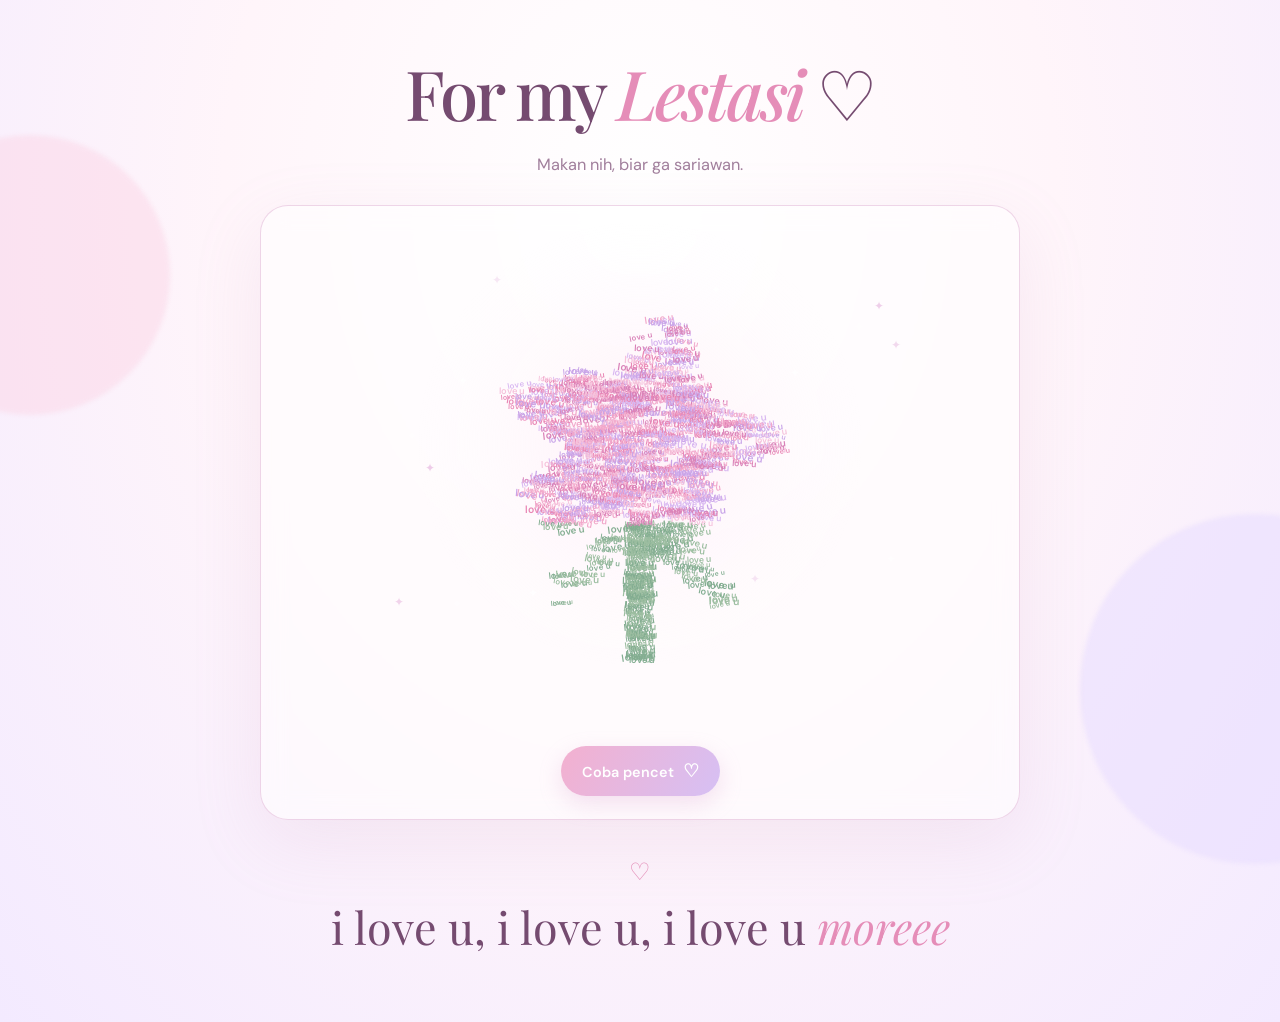
<file: index.html>
<!doctype html>
<html lang="id">
<head>
  <meta charset="utf-8">
  <meta name="viewport" content="width=device-width, initial-scale=1">
  <meta name="theme-color" content="#fff1f7">
  <title>A Little Flower for You ♡</title>
  <link rel="preconnect" href="https://fonts.googleapis.com">
  <link rel="preconnect" href="https://fonts.gstatic.com" crossorigin>
  <link href="https://fonts.googleapis.com/css2?family=DM+Sans:wght@400;500;600&family=Playfair+Display:ital,wght@0,500;0,600;1,500&display=swap" rel="stylesheet">
  <link rel="stylesheet" href="style.css">
</head>
<body>
  <div class="ambient ambient-one"></div>
  <div class="ambient ambient-two"></div>
  <main class="page">
    <h1>For my <span>Lestasi</span> ♡</h1>
    <p class="intro">Makan nih, biar ga sariawan.</p>

    <section class="flower-card" aria-label="Bunga mawar dari tulisan love u">
      <canvas id="flowerCanvas" aria-label="Animasi bunga mawar yang tersusun dari tulisan love u"></canvas>
      <button class="bloom-button" id="bloomButton" type="button">Coba pencet <span>♡</span></button>
    </section>

    <section class="message">
      <div class="tiny-heart">♡</div>
      <p class="message-line"></p>
      <p class="message-main">i love u, i love u, i love u <span>moreee</span></p>
      <p class="signature"></p>
    </section>
  </main>
  <div id="burstLayer" aria-hidden="true"></div>
  <script src="script.js"></script>
</body>
</html>
</file>
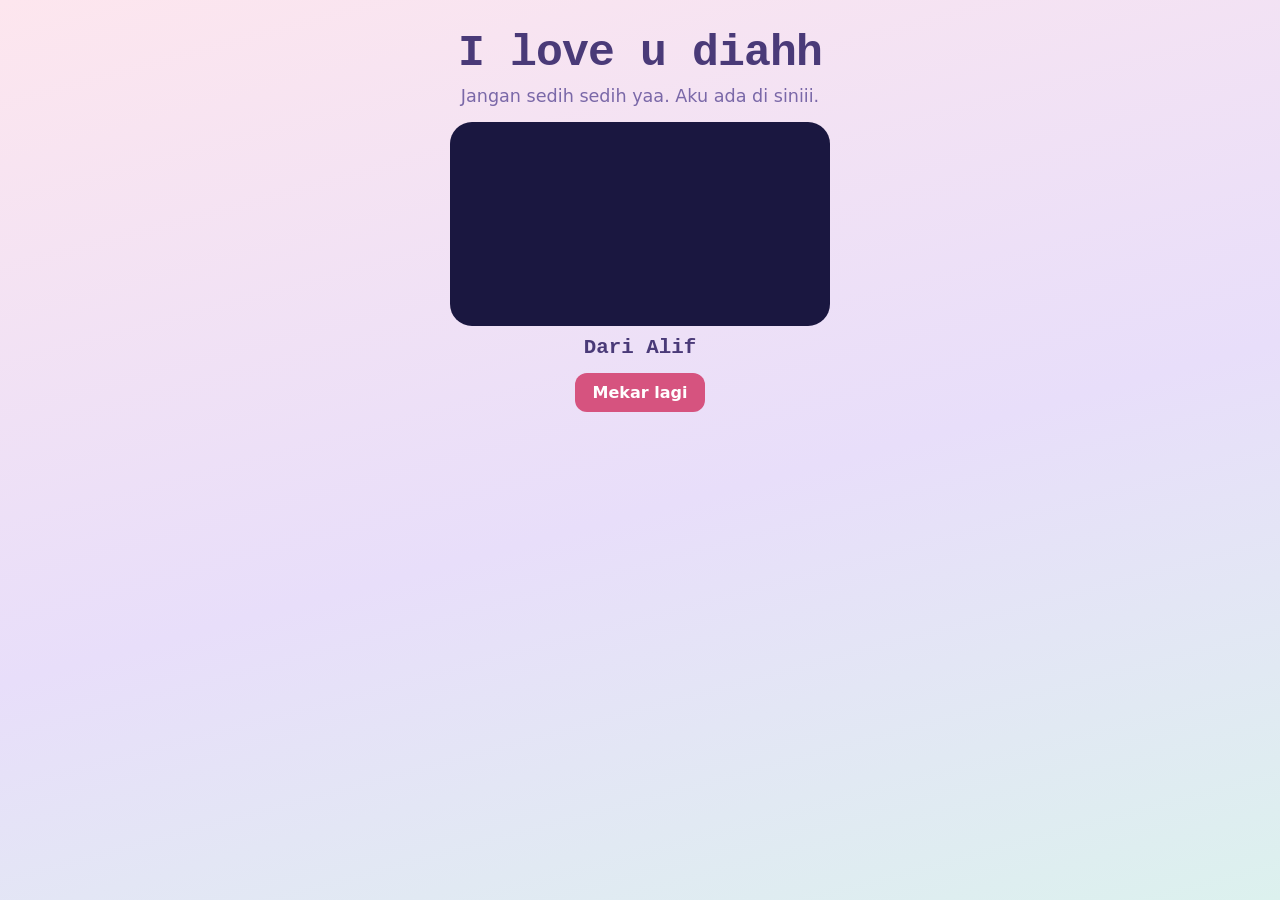
<file: flower-bouquet-for-mywifeyy.html>
<!DOCTYPE html>
<html lang="id">
<head>
<meta charset="utf-8">
<meta name="viewport" content="width=device-width, initial-scale=1, viewport-fit=cover">
<title>I love u diahh</title>
<style>
:root{
  --bg:#eadff9; --ink:#4a3a78; --soft:#7a68a8; --field:#ffffff;
  box-sizing:border-box; color-scheme:light;
  padding-top:env(safe-area-inset-top,0px); padding-bottom:env(safe-area-inset-bottom,0px);
}
*{box-sizing:border-box}
html,body{margin:0;min-height:100%}
body{
  background-color:var(--bg); background-image:linear-gradient(165deg,#fde6ee 0%,#e8defa 55%,#dcf1ee 100%); color:var(--ink);
  font-family:system-ui,-apple-system,"Segoe UI",sans-serif;
  display:flex; flex-direction:column; align-items:center;
  padding:28px 20px 40px; text-align:center;
}
h1{font-family:"Courier New",ui-monospace,monospace;font-size:clamp(1.9rem,7vw,2.8rem);margin:0;font-weight:700;letter-spacing:-.02em}
.sub{color:var(--soft);margin:8px 0 0;min-height:1.5em;font-size:1.1rem}
canvas{width:min(100%,380px);height:auto;margin:10px 0;display:block}
#c{background:#1a1740;border-radius:22px;padding:14px}
#fall{position:fixed;inset:0;width:100%;height:100%;margin:0;pointer-events:none;z-index:5}
.from{font-family:"Courier New",ui-monospace,monospace;font-weight:700;font-size:1.3rem;margin:0 0 6px}
.row{display:flex;gap:10px;flex-wrap:wrap;justify-content:center;margin-top:8px}
input{font:inherit;color:var(--ink);background:var(--field);border:2px solid var(--soft);border-radius:12px;padding:10px 14px;width:220px}
button{font:inherit;font-weight:600;color:#fff;background:#d6537f;border:0;border-radius:12px;padding:10px 18px;cursor:pointer}
button:active{transform:scale(.97)}
input:focus-visible,button:focus-visible{outline:3px solid #4a3a78;outline-offset:2px}
</style>
</head>
<body>
<canvas id="fall" aria-hidden="true"></canvas>
<h1>I love u diahh</h1>
<p class="sub" id="to">Jangan sedih sedih yaa. Aku ada di siniii.</p>
<canvas id="c" role="img" aria-label="Buket bunga matahari, lili, mawar, dan lavender yang tersusun dari angka biner 0 dan 1"></canvas>
<p class="from">Dari Alif</p>
<div class="row">
  <button id="again" type="button">Mekar lagi</button>
</div>
<script>
var W=400,H=711,CELL=6;
var calm=window.matchMedia('(prefers-reduced-motion: reduce)').matches;
var dpr=Math.min(window.devicePixelRatio||1,2);
var cv=document.getElementById('c'),ctx=cv.getContext('2d');
cv.width=W*dpr;cv.height=H*dpr;
var cols=Math.floor(W/CELL),rows=Math.floor(H/CELL);
var img=new Image(),cells=[],raf=0,t0=0,last=0;
function lift(v){return Math.min(255,Math.round(v*1.12+38));}
function build(){
  var s=document.createElement('canvas');s.width=cols;s.height=rows;
  var g=s.getContext('2d',{willReadFrequently:true});
  g.imageSmoothingQuality='high';g.drawImage(img,0,0,cols,rows);
  var d=g.getImageData(0,0,cols,rows).data,bg=new Uint8Array(cols*rows),q=[],i;
  function near(k){return Math.min(d[k*4],d[k*4+1],d[k*4+2])>222;}
  for(var x=0;x<cols;x++){q.push(x,(rows-1)*cols+x);}
  for(var y=0;y<rows;y++){q.push(y*cols,y*cols+cols-1);}
  while(q.length){
    i=q.pop();if(bg[i]||!near(i))continue;bg[i]=1;
    var cx=i%cols,cy=(i-cx)/cols;
    if(cx>0)q.push(i-1);if(cx<cols-1)q.push(i+1);
    if(cy>0)q.push(i-cols);if(cy<rows-1)q.push(i+cols);
  }
  cells=[];
  for(var r=0;r<rows;r++){for(var c=0;c<cols;c++){
    i=r*cols+c;if(bg[i])continue;
    cells.push({x:c*CELL+CELL/2,y:r*CELL+CELL/2,
      col:'rgb('+lift(d[i*4])+','+lift(d[i*4+1])+','+lift(d[i*4+2])+')',
      bit:Math.random()<.5?0:1,
      show:calm?0:(H-r*CELL)/H*1800+Math.random()*400,
      flip:Math.random()*2500});
  }}
}
function frame(now){
  var t=now-t0;
  if(!calm&&now-last<45){raf=requestAnimationFrame(frame);return;}
  last=now;
  ctx.setTransform(dpr,0,0,dpr,0,0);ctx.clearRect(0,0,W,H);
  ctx.font='bold 8px "Courier New",ui-monospace,monospace';
  ctx.textAlign='center';ctx.textBaseline='middle';
  for(var i=0;i<cells.length;i++){
    var c=cells[i];
    if(t<c.show)continue;
    if(!calm&&t>=c.flip){c.bit^=1;c.flip=t+1500+Math.random()*4000;}
    ctx.globalAlpha=Math.min(1,(t-c.show)/350);ctx.fillStyle=c.col;
    ctx.fillText(c.bit,c.x,c.y);
  }
  ctx.globalAlpha=1;
  if(!calm)raf=requestAnimationFrame(frame);
}
function start(){cancelAnimationFrame(raf);build();t0=performance.now();last=0;raf=requestAnimationFrame(frame);}
function replay(){start();}
document.getElementById('again').addEventListener('click',replay);
var fc=document.getElementById('fall'),fx=fc.getContext('2d'),fw=0,fh=0,petals=[],lastF=0;
var pal=['#ff8fb1','#f77fa8','#c9a7ff','#ffd166','#ff9f80','#f4a3c4'];
function fsize(){var d=Math.min(window.devicePixelRatio||1,2);fw=window.innerWidth;fh=window.innerHeight;fc.width=fw*d;fc.height=fh*d;fx.setTransform(d,0,0,d,0,0);}
function mk(init){return {x:Math.random()*fw,y:init?Math.random()*fh:-24,s:6+Math.random()*14,v:28+Math.random()*45,ph:Math.random()*6.28,sw:.6+Math.random()*1.1,amp:14+Math.random()*28,rot:Math.random()*6.28,vr:(Math.random()-.5)*2,c:pal[Math.floor(Math.random()*pal.length)],f:Math.random()<.45};}
function fall(now){
  var dt=Math.min(.05,(now-lastF)/1000||0);lastF=now;
  fx.clearRect(0,0,fw,fh);
  for(var i=0;i<petals.length;i++){
    var p=petals[i];p.y+=p.v*dt;p.ph+=p.sw*dt;p.rot+=p.vr*dt;
    if(p.y>fh+24){petals[i]=p=mk(false);}
    fx.save();fx.translate(p.x+Math.sin(p.ph)*p.amp,p.y);fx.rotate(p.rot);
    fx.globalAlpha=.88;fx.fillStyle=p.c;
    if(p.f){
      for(var k=0;k<5;k++){fx.rotate(1.2566);fx.beginPath();fx.ellipse(0,-p.s*.5,p.s*.28,p.s*.5,0,0,7);fx.fill();}
      fx.fillStyle='#ffe27a';fx.beginPath();fx.arc(0,0,p.s*.2,0,7);fx.fill();
    }else{
      fx.beginPath();fx.ellipse(0,0,p.s*.34,p.s*.6,0,0,7);fx.fill();
    }
    fx.restore();
  }
  requestAnimationFrame(fall);
}
if(!calm){
  fsize();window.addEventListener('resize',fsize);
  for(var n=0;n<(fw<500?70:130);n++)petals.push(mk(true));
  requestAnimationFrame(fall);
}
img.onload=start;
img.src='[data-uri]�g
</file>
<file: style.css>
* { box-sizing: border-box; }
:root {
  --ink: #754b70;
  --muted: #a17f9c;
  --pink: #f6a8c9;
  --pink-deep: #df78ad;
  --lavender: #c9b6f2;
  --cream: #fffafd;
}
html { min-height: 100%; background: #fff5fa; }
body {
  margin: 0; min-height: 100vh; overflow-x: hidden; color: var(--ink);
  font-family: "DM Sans", sans-serif;
  background: radial-gradient(ellipse at 50% 20%, #fff 0%, #fff5fa 46%, #f3eaff 100%);
}
.ambient { position: fixed; border-radius: 50%; filter: blur(2px); opacity: .55; pointer-events: none; z-index: 0; }
.ambient-one { width: 280px; height: 280px; left: -110px; top: 15%; background: #fbd8e8; }
.ambient-two { width: 350px; height: 350px; right: -150px; bottom: 4%; background: #e7dcff; }
.page { position: relative; z-index: 1; width: min(100% - 32px, 760px); margin: 0 auto; padding: 54px 0 24px; text-align: center; }
.eyebrow { margin: 0 0 15px; color: #b68ba9; font-size: .68rem; letter-spacing: .22em; font-weight: 600; }
h1 { margin: 0; font-family: "Playfair Display", Georgia, serif; font-size: clamp(2.4rem, 7vw, 4.3rem); font-weight: 500; letter-spacing: -.045em; line-height: 1.13; }
h1 span { color: #e58db8; font-style: italic; }
.intro { margin: 18px 0 0; color: var(--muted); font-size: clamp(.9rem, 2.5vw, 1.02rem); line-height: 1.8; }
.flower-card {
  width: 100%; margin: 26px auto 0; padding: 10px 10px 23px; position: relative;
  border: 1px solid rgba(224, 181, 213, .55); border-radius: 28px;
  background: rgba(255,255,255,.55); box-shadow: 0 22px 70px rgba(194, 143, 184, .14);
  backdrop-filter: blur(12px);
}
canvas { display: block; width: 100%; height: min(112vw, 530px); max-height: 530px; cursor: pointer; touch-action: manipulation; }
.loading { position: absolute; left: 0; right: 0; top: 45%; color: #b88caf; font-size: .82rem; pointer-events: none; transition: opacity .4s; }
.loading.hidden { opacity: 0; }
.bloom-button {
  appearance: none; border: 0; border-radius: 999px; padding: 13px 21px;
  background: linear-gradient(120deg, #f3b0cf, #d6c0f4); color: #fff;
  font: 600 .9rem "DM Sans", sans-serif; box-shadow: 0 8px 22px rgba(215, 153, 201, .27);
  cursor: pointer; transition: transform .2s, box-shadow .2s;
}
.bloom-button:hover { transform: translateY(-2px); box-shadow: 0 12px 26px rgba(215,153,201,.38); }
.bloom-button:active { transform: scale(.97); }
.bloom-button span { font-size: 1.15rem; margin-left: 5px; }
.hint { color: #b89bb3; font-size: .72rem; margin: 13px 0 0; letter-spacing: .025em; }
.message { padding: 36px 12px 28px; }
.tiny-heart { font-size: 1.5rem; color: #e58db8; }
.message-line { margin: 10px 0 8px; color: #a17f9c; font-family: "Playfair Display", Georgia, serif; font-size: 1.2rem; font-style: italic; }
.message-main { margin: 0; font-family: "Playfair Display", Georgia, serif; font-size: clamp(1.8rem, 6vw, 2.8rem); }
.message-main span { color: #e58db8; font-style: italic; }
.signature { margin: 14px 0 0; color: #b68ba9; font-size: .8rem; letter-spacing: .06em; }
footer { padding: 5px 0 12px; color: #c0a4bc; font-size: .67rem; letter-spacing: .07em; }
#burstLayer { position: fixed; inset: 0; overflow: hidden; pointer-events: none; z-index: 5; }
.burst { position: absolute; left: 0; top: 0; font-family: "DM Sans", sans-serif; font-size: 17px; font-weight: 600; white-space: nowrap; color: #e58db8; text-shadow: 0 1px 8px rgba(255,255,255,.9); animation: burst 1.55s cubic-bezier(.15,.65,.3,1) forwards; }
@keyframes burst { 0% { opacity: 0; transform: translate(0,0) scale(.45) rotate(0deg); } 12% { opacity: 1; } 100% { opacity: 0; transform: translate(var(--dx),var(--dy)) scale(1.25) rotate(var(--rot)); } }
@media (max-width: 480px) {
  .page { padding-top: 38px; width: min(100% - 22px, 760px); }
  .flower-card { border-radius: 22px; padding: 6px 6px 20px; margin-top: 22px; }
  canvas { height: 108vw; max-height: 440px; }
  .desktop-only { display: none; }
}
@media (prefers-reduced-motion: reduce) {
  *, *::before, *::after { animation-duration: .01ms !important; transition-duration: .01ms !important; }
}
</file>
